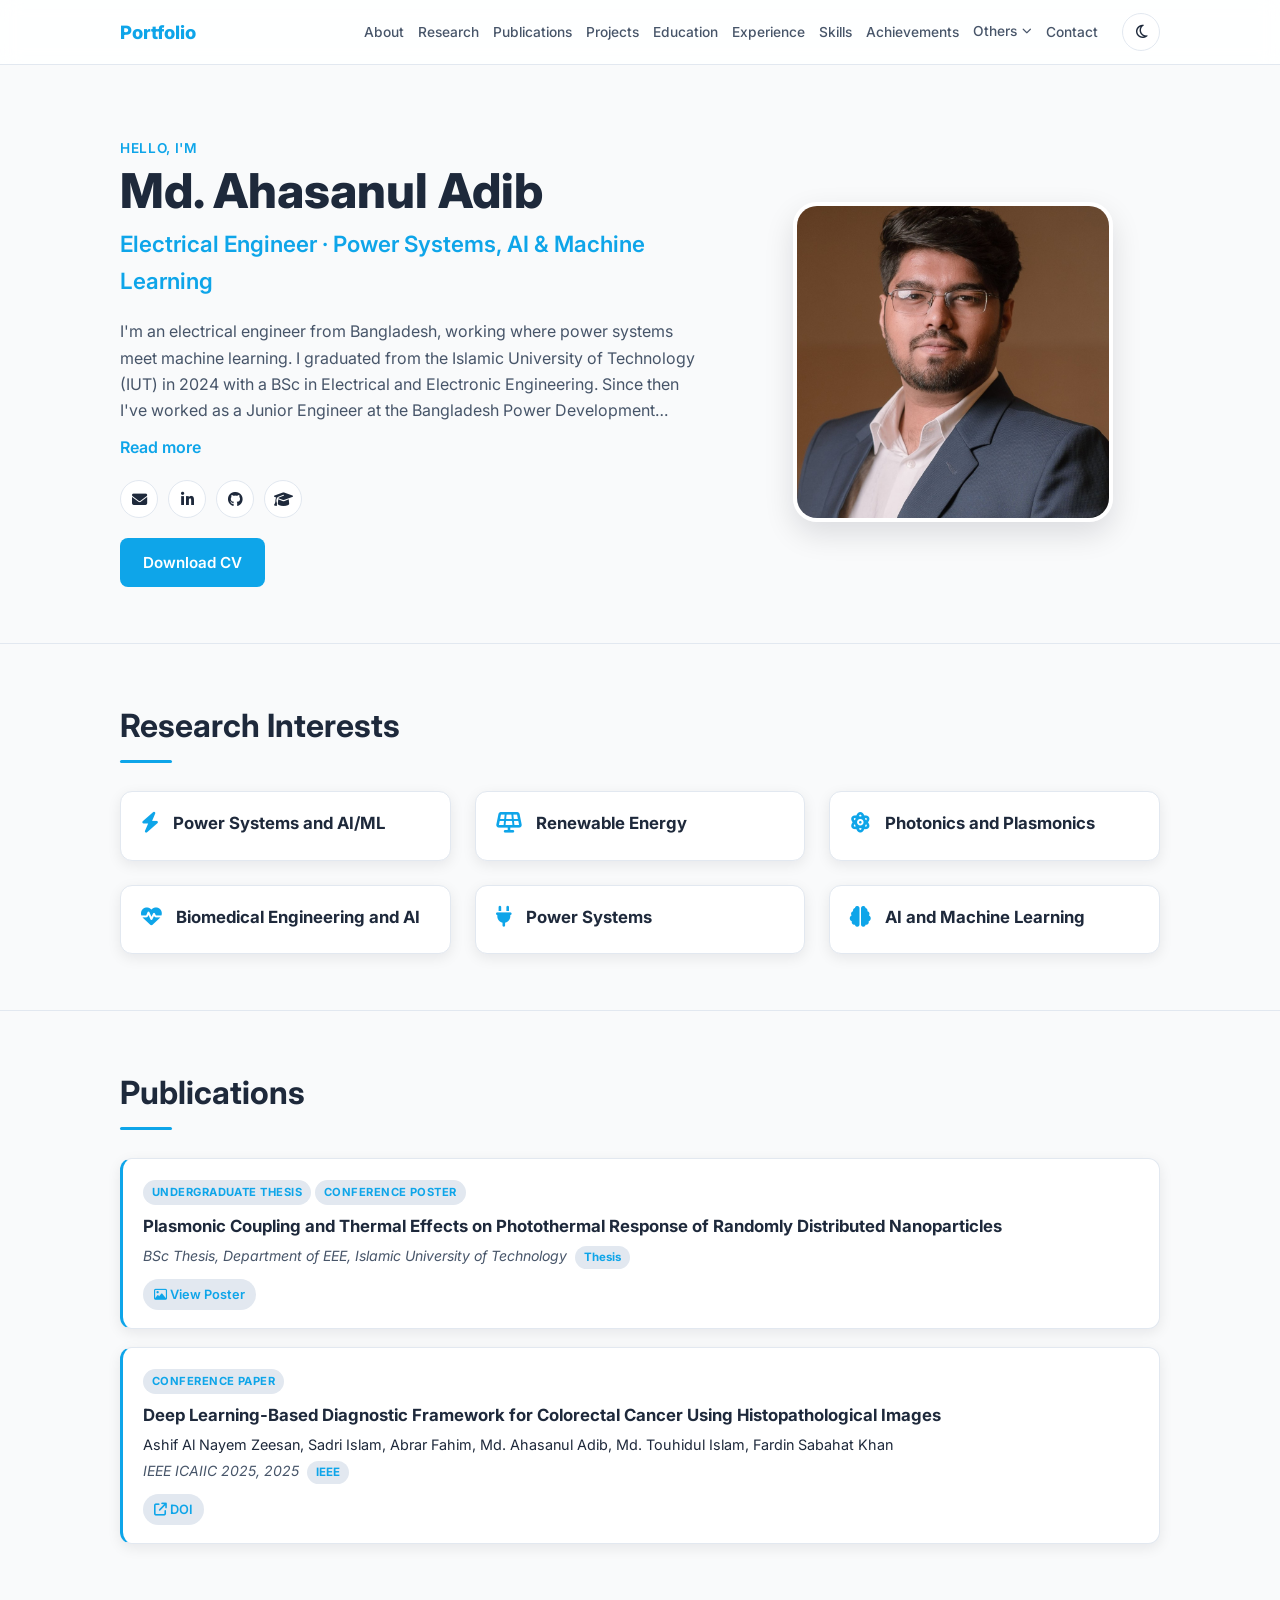
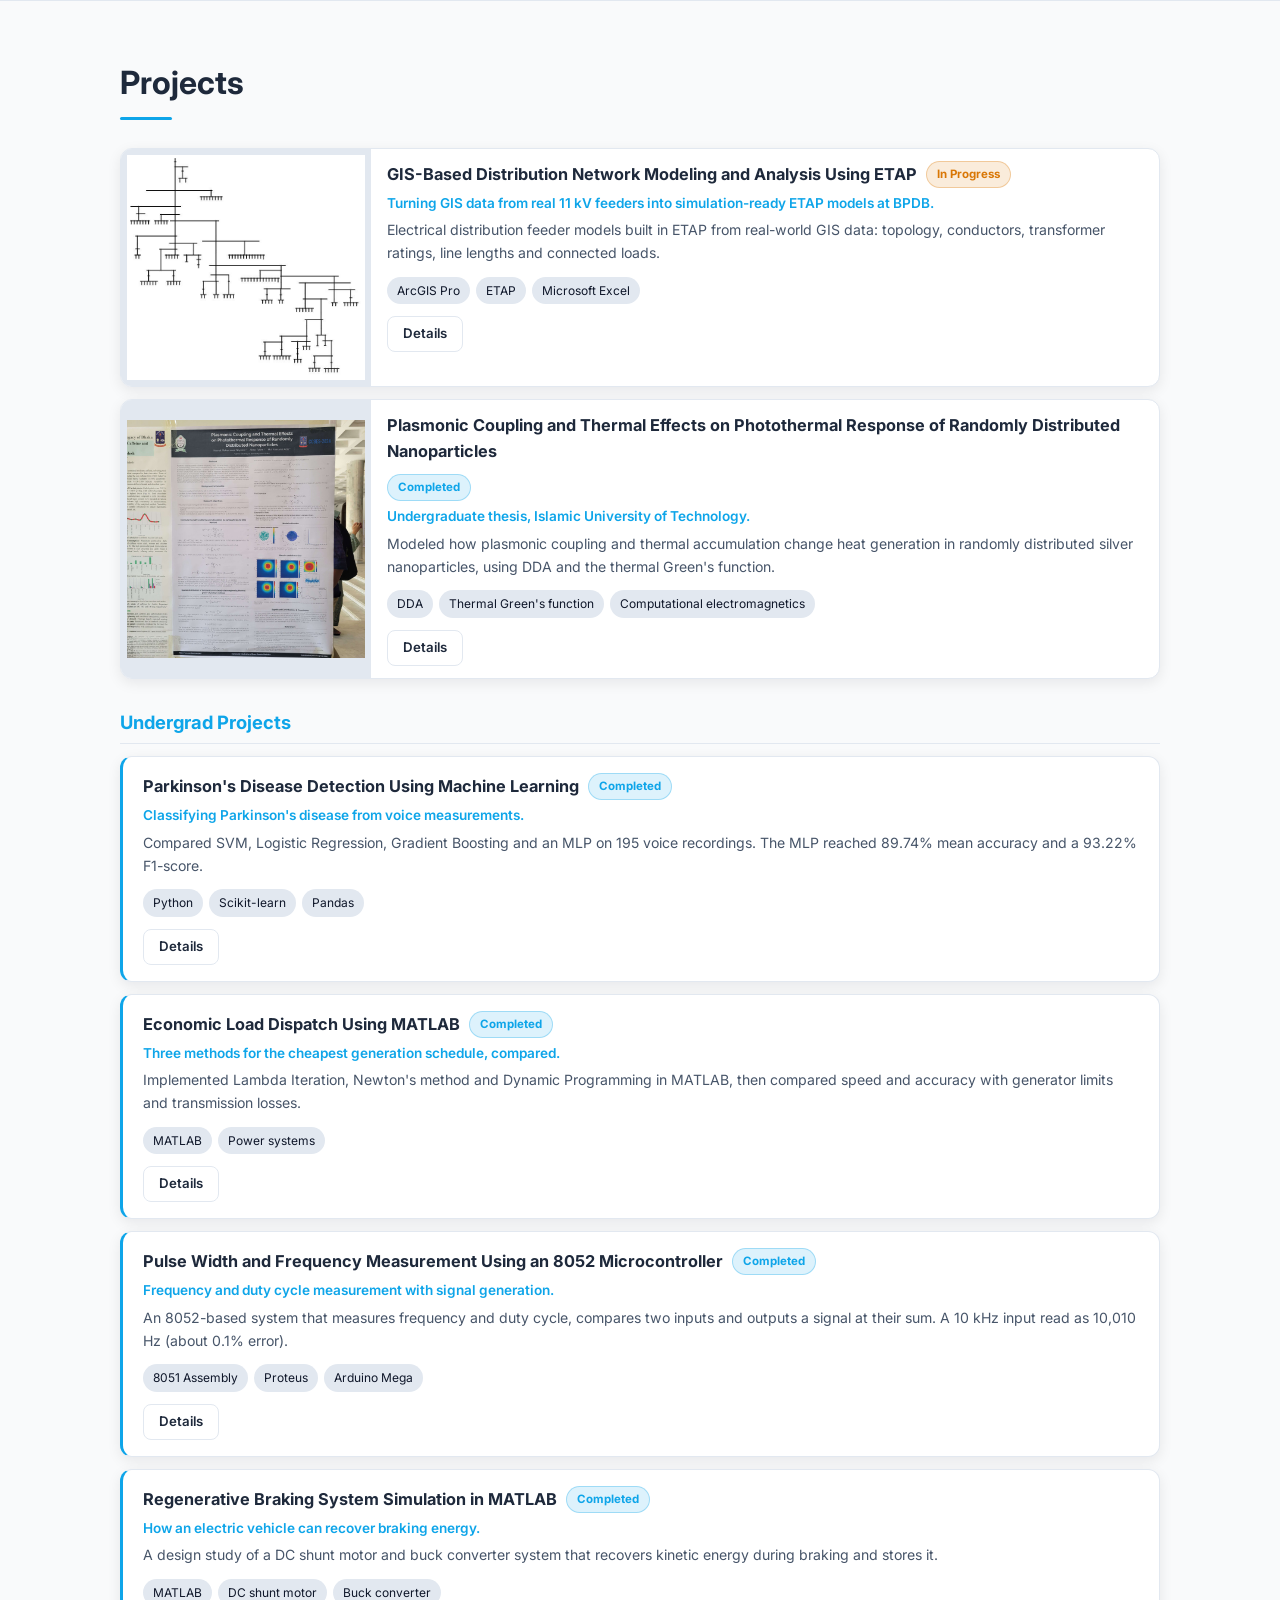
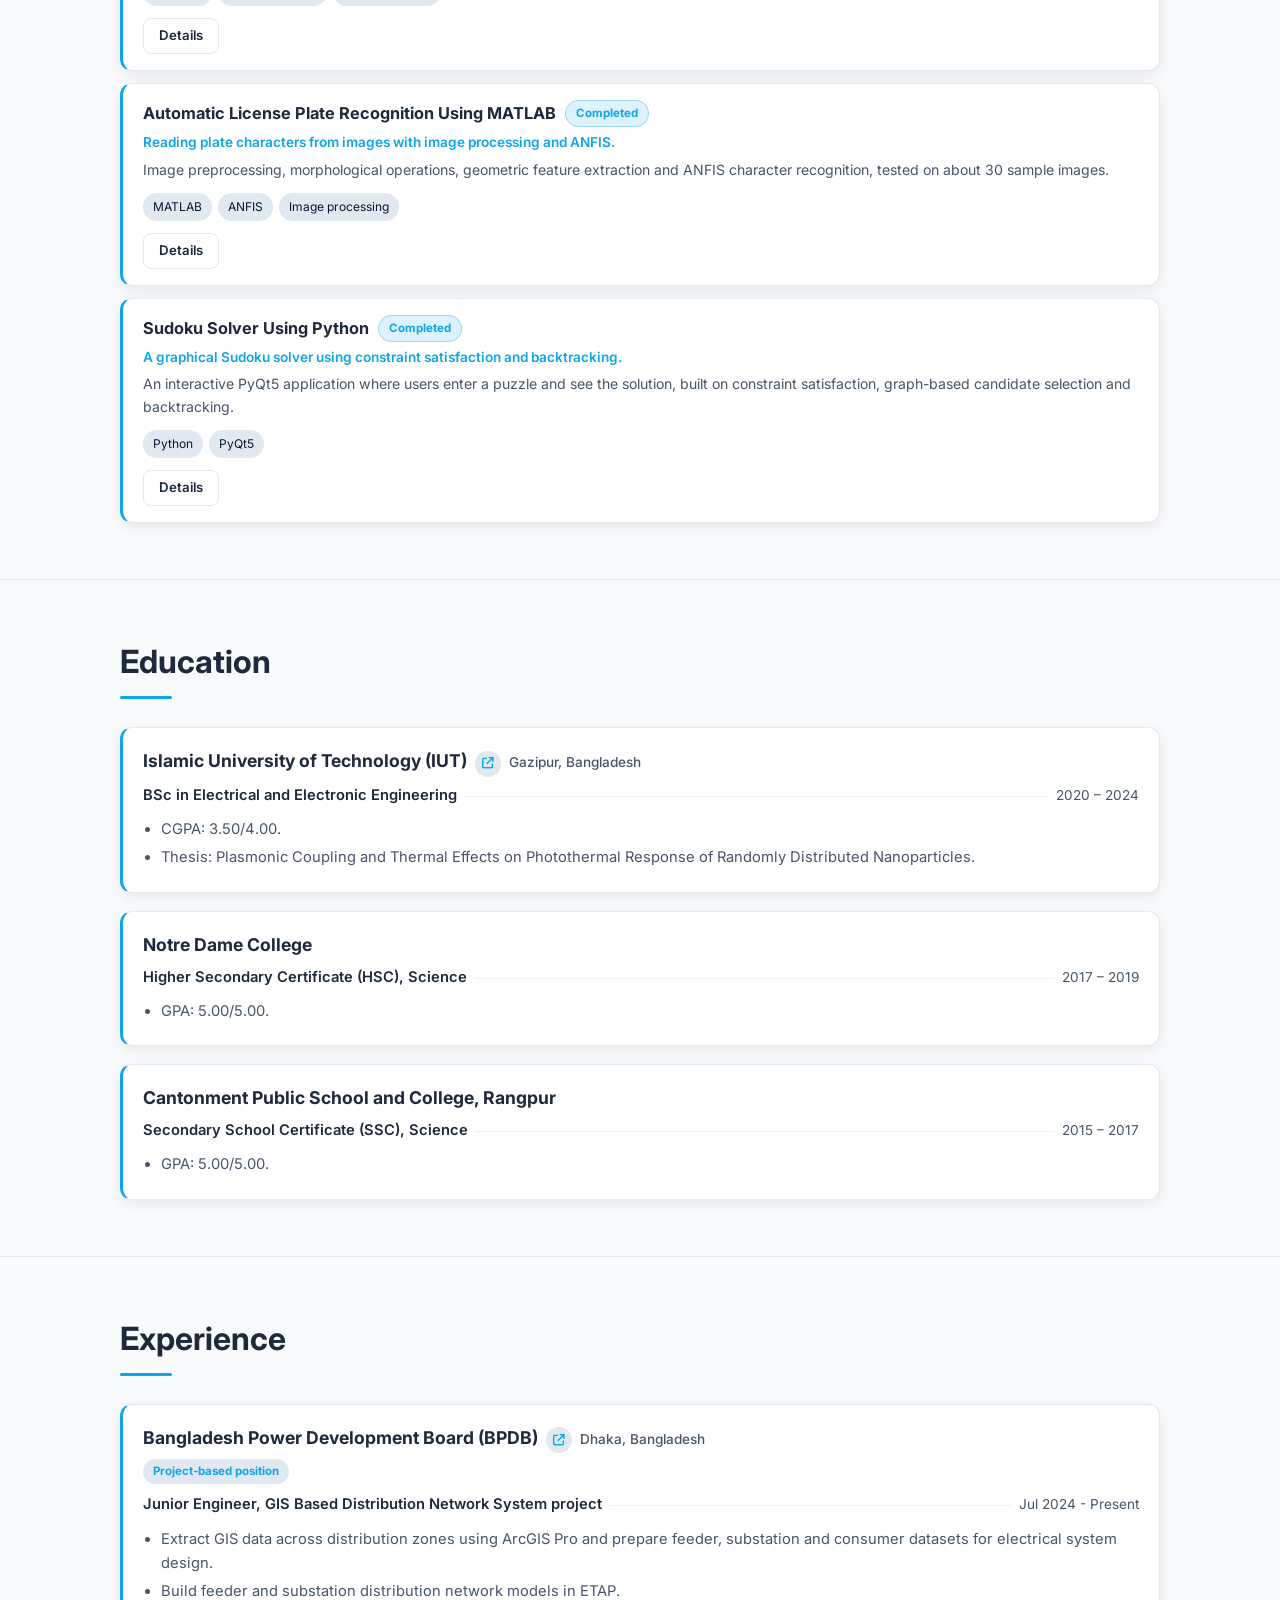
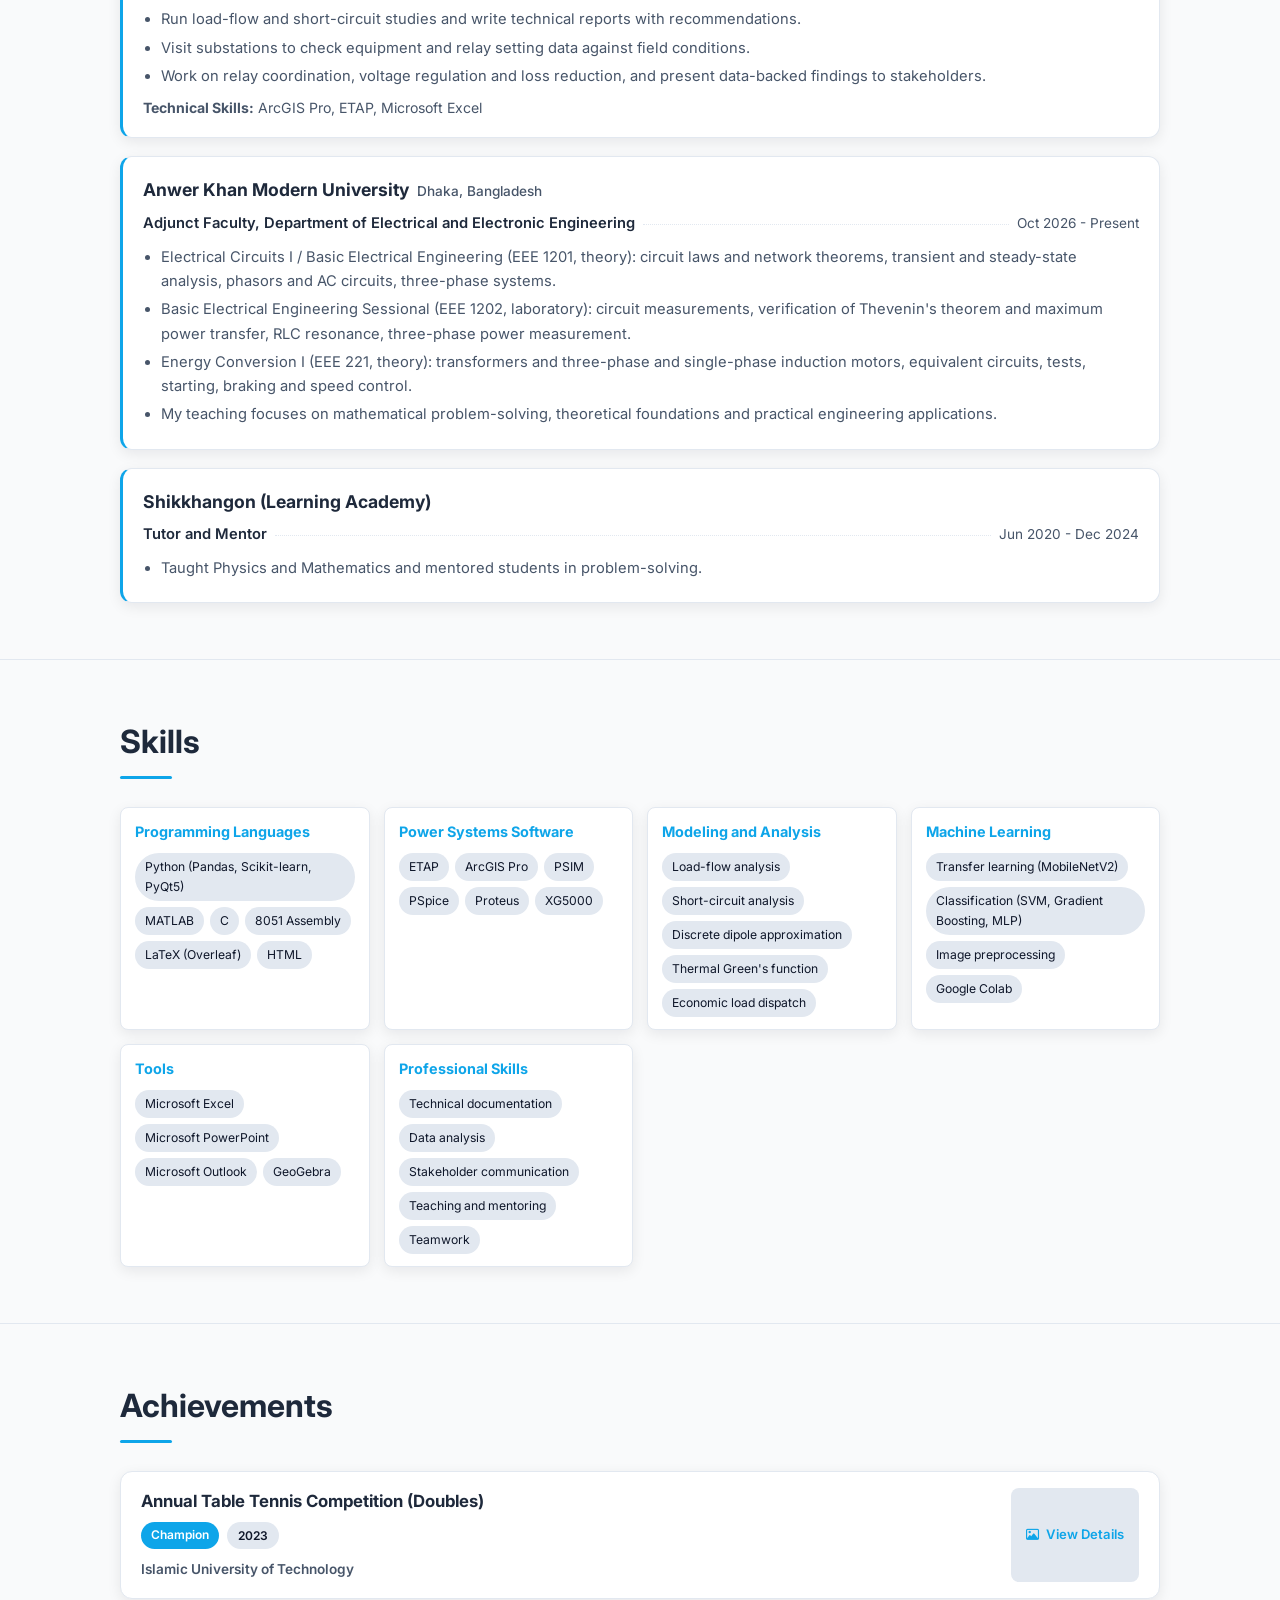
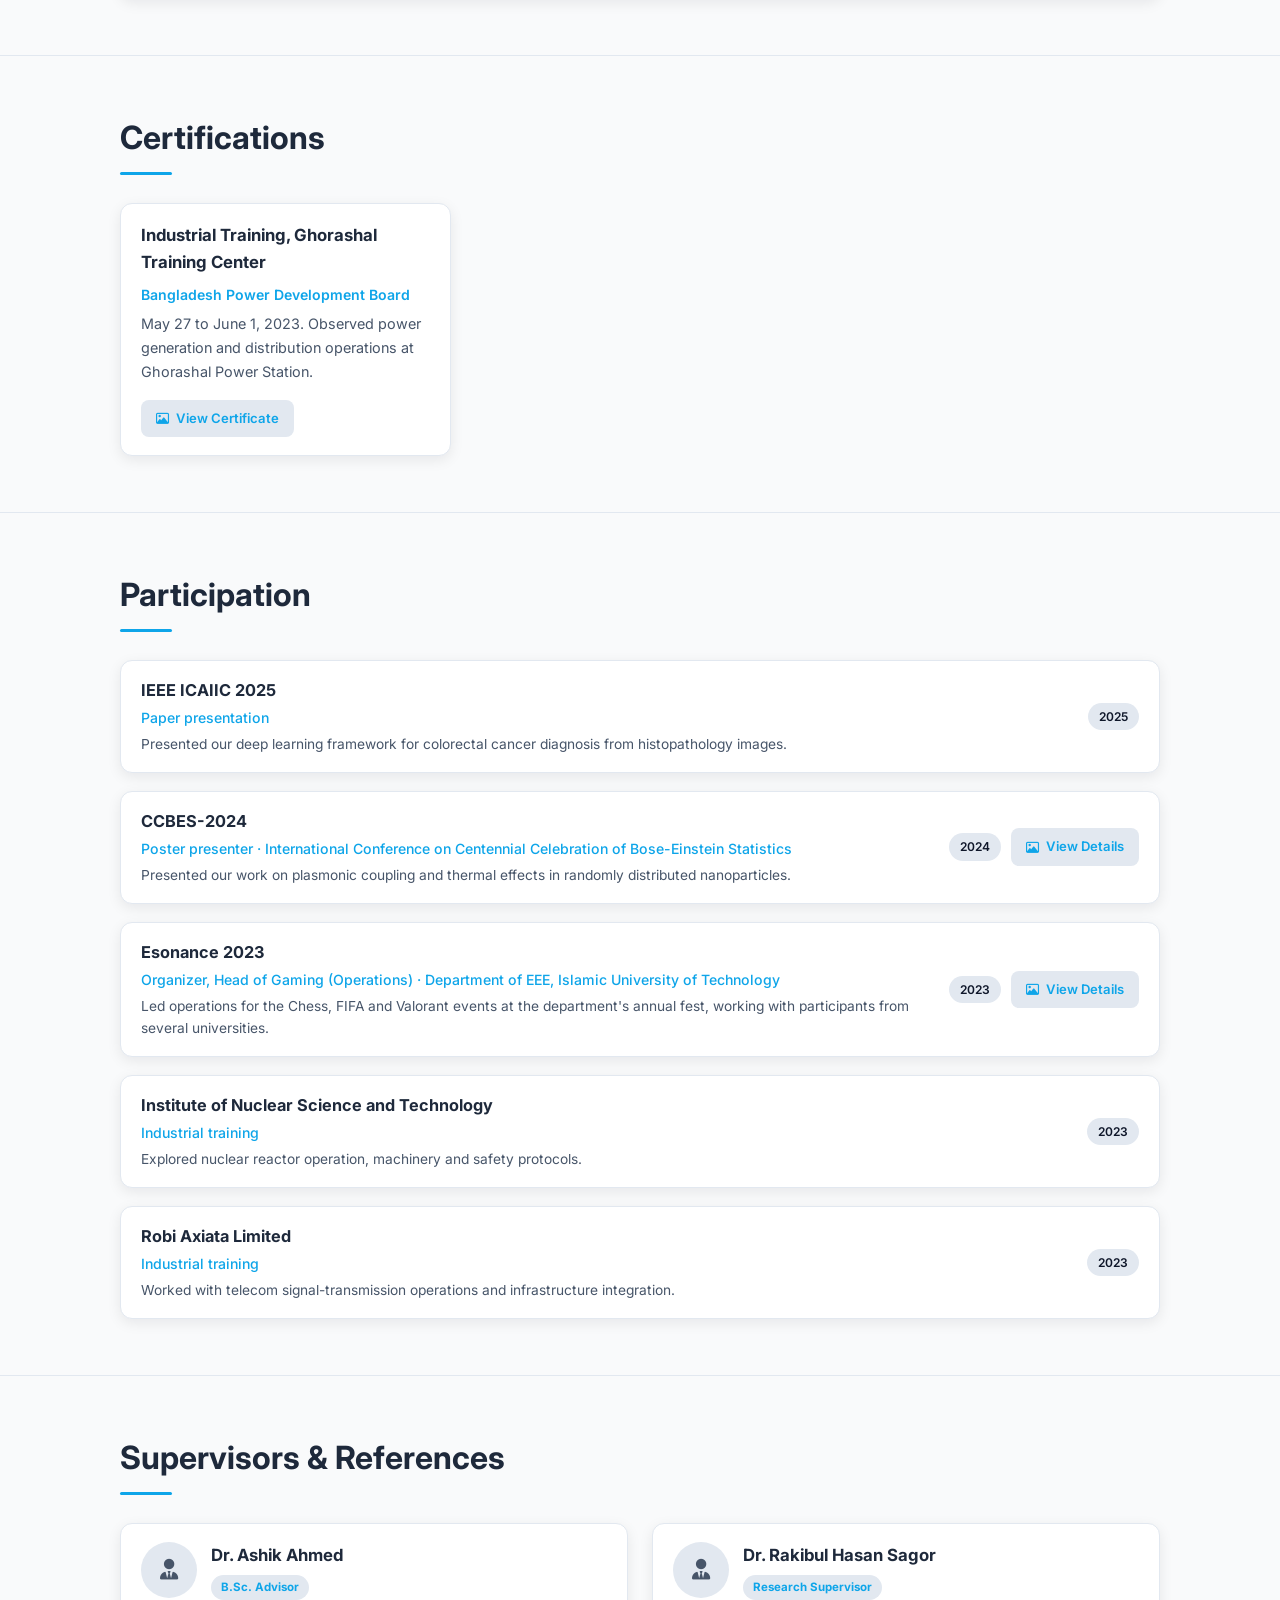
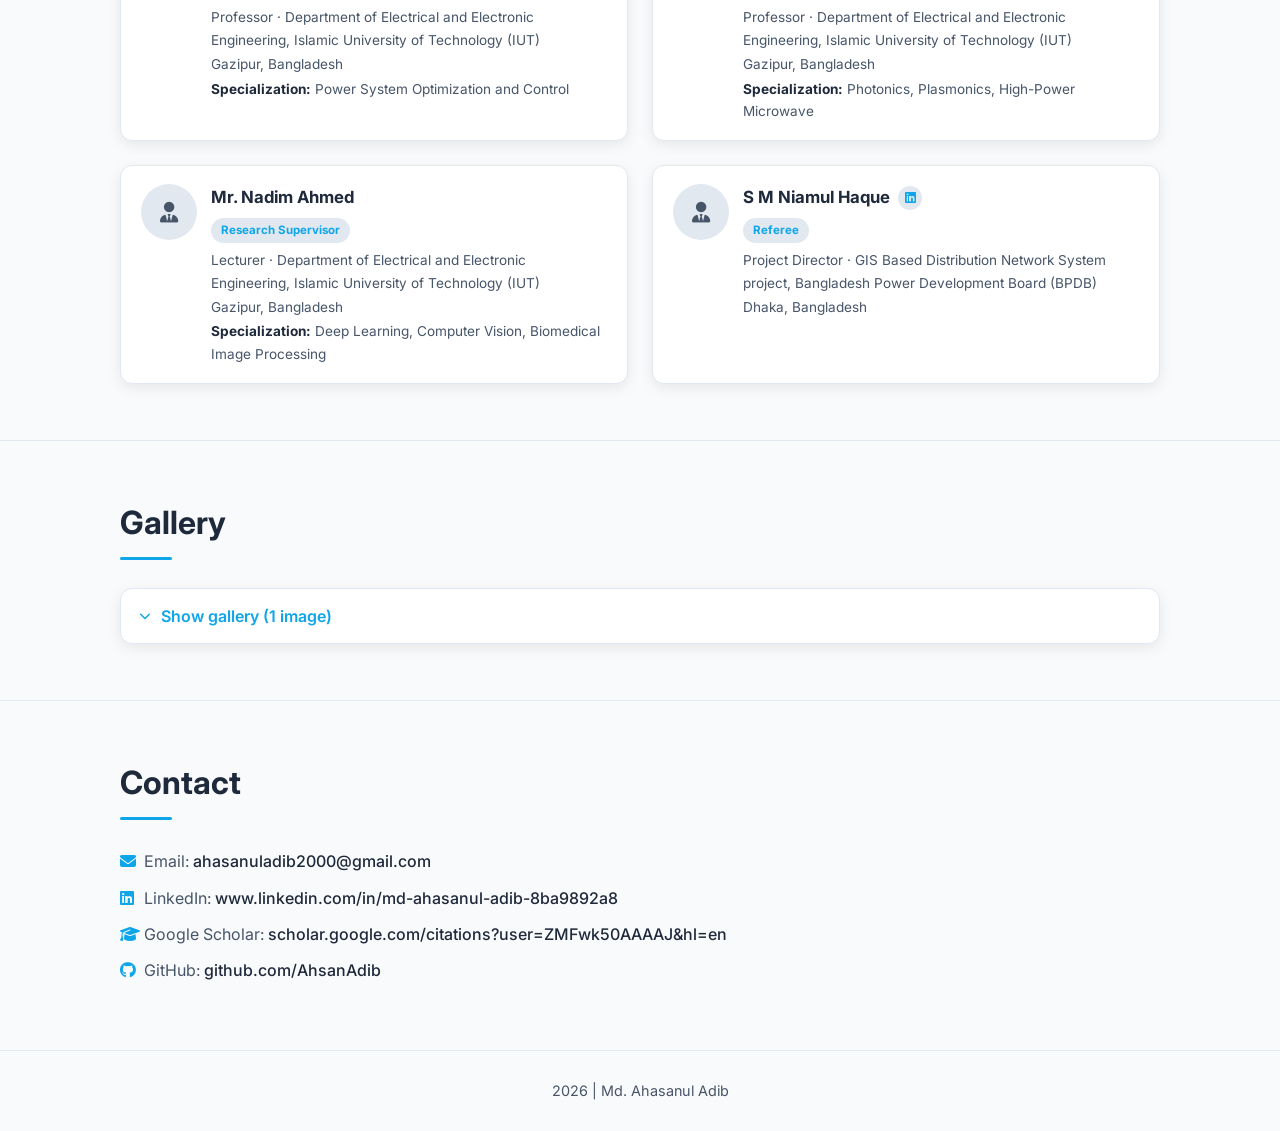
<file: index.html>
<!DOCTYPE html>
<html lang="en" data-theme="light">

<head>
    <meta charset="UTF-8" />
    <meta name="viewport" content="width=device-width, initial-scale=1.0" />
    <title>Md. Ahasanul Adib | Portfolio</title>
    <meta name="description" content="Md. Ahasanul Adib, electrical engineer. Research portfolio: interests, publications, projects, experience and more." />
    <link rel="preconnect" href="https://fonts.googleapis.com" />
    <link rel="preconnect" href="https://fonts.gstatic.com" crossorigin />
    <link
        href="https://fonts.googleapis.com/css2?family=Inter:wght@400;500;600;700;800&display=swap"
        rel="stylesheet" />
    <link rel="stylesheet" href="assets/css/style.css" />
    <link rel="stylesheet"
        href="https://cdnjs.cloudflare.com/ajax/libs/font-awesome/6.5.0/css/all.min.css" />
</head>

<body>
    <!-- Navbar -->
    <header class="navbar">
        <div class="container nav-container">
            <a href="#about" class="brand"><span data-bind="brand">Portfolio</span></a>

            <nav class="nav-links" id="nav-menu">
                <a href="#about">About</a>
                <a href="#research">Research</a>
                <a href="#publications">Publications</a>
                <a href="#projects">Projects</a>
                <a href="#education">Education</a>
                <a href="#experience">Experience</a>
                <a href="#skills">Skills</a>
                <a href="#achievements">Achievements</a>
                <div class="nav-dropdown" id="nav-others">
                    <button type="button" class="nav-dropdown-toggle" aria-expanded="false" aria-haspopup="true">Others <i class="fa-solid fa-chevron-down"></i></button>
                    <div class="nav-dropdown-menu">
                        <a href="#certifications">Certifications</a>
                        <a href="#participation">Participation</a>
                        <a href="#supervisors">Supervisors</a>
                        <a href="#gallery">Gallery</a>
                    </div>
                </div>
                <a href="#contact">Contact</a>
            </nav>

            <div class="nav-actions">
                <button id="theme-toggle" class="icon-btn" aria-label="Toggle theme"></button>
                <button id="nav-toggle" class="icon-btn nav-toggle" aria-label="Menu"><i class="fa fa-bars"></i></button>
            </div>
        </div>
    </header>

    <!-- Hero / About -->
    <section id="about" class="hero">
        <div class="container hero-inner">
            <div class="hero-text">
                <p class="hero-eyebrow">Hello, I'm</p>
                <h1 data-bind="name">Md. Ahasanul Adib</h1>
                <h3 data-bind="headline">Job Title / Role</h3>
                <p class="hero-summary" data-bind="summary">Short summary here...</p>
                <div class="about-actions">
                    <a id="about-readmore" class="a-link" href="#">Read more</a>
                    <a id="about-readless" class="a-link" href="#" style="display:none">Read less</a>
                </div>
                <div class="hero-social" id="hero-social"></div>
                <div class="hero-buttons">
                    <a id="cv-link" href="#" download class="btn btn-primary">Download CV</a>
                </div>
            </div>
            <div class="hero-img">
                <img id="avatar" src="assets/img/profile-placeholder.svg" alt="Profile photo" />
            </div>
        </div>
    </section>

    <!-- Research Interests -->
    <section id="research" class="section" data-reveal>
        <div class="container">
            <h2 class="section-title">Research Interests</h2>
            <div id="research-list" class="research-grid"></div>
        </div>
    </section>

    <!-- Publications -->
    <section id="publications" class="section" data-reveal>
        <div class="container">
            <h2 class="section-title">Publications</h2>
            <div id="publications-list" class="stack"></div>
        </div>
    </section>

    <!-- Projects -->
    <section id="projects" class="section" data-reveal>
        <div class="container">
            <h2 class="section-title">Projects</h2>
            <div id="projects-grid" class="projects-list"></div>
        </div>
    </section>

    <!-- Education -->
    <section id="education" class="section" data-reveal>
        <div class="container">
            <h2 class="section-title">Education</h2>
            <div id="education-list" class="stack"></div>
        </div>
    </section>

    <!-- Experience -->
    <section id="experience" class="section" data-reveal>
        <div class="container">
            <h2 class="section-title">Experience</h2>
            <div id="experience-list" class="stack"></div>
        </div>
    </section>

    <!-- Skills -->
    <section id="skills" class="section" data-reveal>
        <div class="container">
            <h2 class="section-title">Skills</h2>
            <div id="skills-grid" class="skills-grid"></div>
        </div>
    </section>

    <!-- Achievements -->
    <section id="achievements" class="section" data-reveal>
        <div class="container">
            <h2 class="section-title">Achievements</h2>
            <div id="achievements-list" class="stack"></div>
        </div>
    </section>

    <!-- Certifications -->
    <section id="certifications" class="section" data-reveal>
        <div class="container">
            <h2 class="section-title">Certifications</h2>
            <div id="certifications-list" class="grid cards"></div>
        </div>
    </section>

    <!-- Participation -->
    <section id="participation" class="section" data-reveal>
        <div class="container">
            <h2 class="section-title">Participation</h2>
            <div id="participation-list" class="stack"></div>
        </div>
    </section>

    <!-- Supervisors -->
    <section id="supervisors" class="section" data-reveal>
        <div class="container">
            <h2 class="section-title">Supervisors &amp; References</h2>
            <div id="supervisors-list" class="supervisors-grid"></div>
        </div>
    </section>

    <!-- Gallery -->
    <section id="gallery" class="section" data-reveal>
        <div class="container">
            <h2 class="section-title">Gallery</h2>
            <div id="gallery-list"></div>
        </div>
    </section>

    <!-- Contact -->
    <section id="contact" class="section" data-reveal>
        <div class="container">
            <h2 class="section-title">Contact</h2>
            <div id="contact-list" class="contact-list"></div>
        </div>
    </section>

    <button id="to-top" aria-label="Back to top"><i class="fa fa-arrow-up"></i></button>

    <footer>
        <p><span id="footer-year">2026</span> | <span data-bind="name">Md. Ahasanul Adib</span></p>
    </footer>

    <script src="assets/js/main.js"></script>
</body>

</html>
</file>
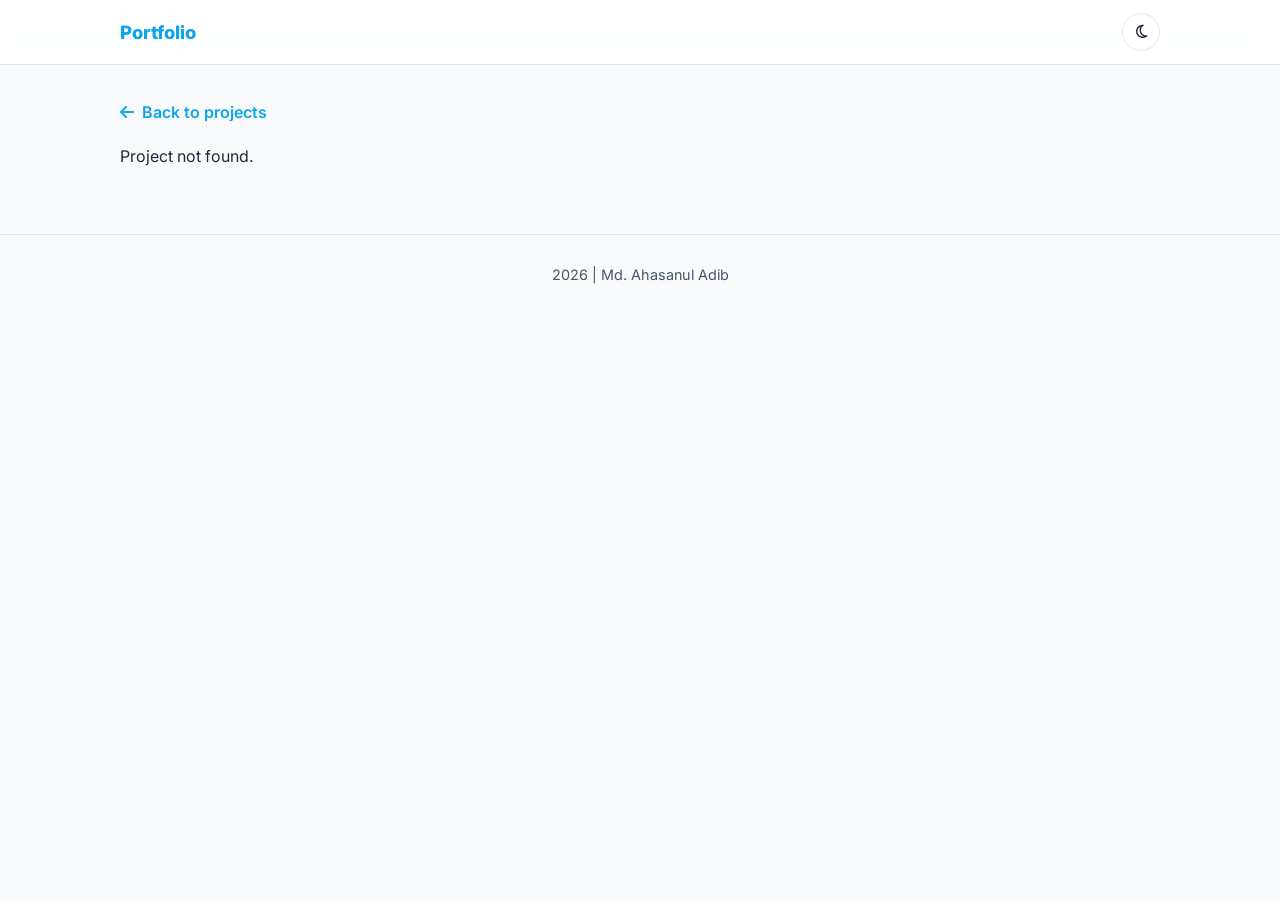
<file: assets/projects/project.html>
<!DOCTYPE html>
<html lang="en" data-theme="light">

<head>
    <meta charset="UTF-8" />
    <meta name="viewport" content="width=device-width, initial-scale=1.0" />
    <title>Project | Portfolio</title>
    <link
        href="https://fonts.googleapis.com/css2?family=Inter:wght@400;500;600;700;800&display=swap"
        rel="stylesheet" />
    <link rel="stylesheet" href="../css/style.css" />
    <link rel="stylesheet"
        href="https://cdnjs.cloudflare.com/ajax/libs/font-awesome/6.5.0/css/all.min.css" />
    <style>
        .project-detail { padding: 34px 0 64px; }
        .back-link { display: inline-flex; align-items: center; gap: 8px; margin-bottom: 18px; color: var(--primary); font-weight: 600; }
        .project-hero-img { width: 100%; max-height: 520px; object-fit: contain; background: var(--tag-bg); border-radius: var(--radius); border: 1px solid var(--border); margin-bottom: 24px; }
        .project-detail h1 { font-size: clamp(1.5rem, 4vw, 2.2rem); margin-bottom: 6px; }
        .project-detail .subtitle { color: var(--primary); font-weight: 600; margin-bottom: 12px; }
        .detail-meta { display: flex; flex-wrap: wrap; align-items: center; gap: 10px; margin-bottom: 16px; }
        .detail-note { color: var(--muted); font-size: 0.9rem; font-style: italic; }
        .detail-links { display: flex; flex-wrap: wrap; gap: 10px; margin: 6px 0 26px; }
        .detail-links .btn { padding: 8px 16px; font-size: 0.88rem; }
        .detail-section-title { font-size: 1.15rem; font-weight: 700; margin: 26px 0 12px; padding-bottom: 7px; border-bottom: 2px solid var(--primary); display: inline-block; }
        .detail-body { color: var(--muted); line-height: 1.75; }
        .detail-body p { margin-bottom: 12px; text-align: justify; }
        .detail-body h2 { font-size: 1.15rem; color: var(--text); margin: 22px 0 12px; padding-bottom: 6px; border-bottom: 1px solid var(--border); }
        .detail-body h3 { font-size: 1.02rem; color: var(--primary); margin: 20px 0 10px; }
        .detail-body ul { margin: 0 0 12px 20px; }
        .detail-body li { margin-bottom: 7px; }
        .detail-body code { background: var(--tag-bg); padding: 1px 6px; border-radius: 5px; font-size: 0.9em; }
        .contribution-list { margin: 0 0 8px 20px; color: var(--muted); line-height: 1.7; }
        .contribution-list li { margin-bottom: 9px; }
        .contribution-list strong { color: var(--text); }
        .spec-table { width: 100%; border-collapse: collapse; margin: 6px 0 18px; }
        .spec-table th { text-align: left; padding: 9px 12px; font-size: 0.82rem; text-transform: uppercase; letter-spacing: 0.03em; color: var(--primary); border-bottom: 2px solid var(--border); }
        .spec-table td { padding: 8px 12px; border-bottom: 1px solid var(--border); font-size: 0.9rem; vertical-align: top; }
        .spec-table td:first-child { font-weight: 600; width: 42%; color: var(--text); }
        .spec-details { border: 1px solid var(--border); border-radius: var(--radius-sm); background: var(--card); margin-bottom: 10px; overflow: hidden; }
        .spec-details > summary { cursor: pointer; padding: 12px 16px; font-weight: 600; color: var(--primary); list-style: none; display: flex; align-items: center; gap: 9px; user-select: none; }
        .spec-details > summary::-webkit-details-marker { display: none; }
        .spec-details > summary::before { content: "\f078"; font-family: "Font Awesome 6 Free"; font-weight: 900; font-size: 0.7rem; transition: transform 0.2s; }
        .spec-details[open] > summary::before { transform: rotate(180deg); }
        .spec-details > .detail-body { padding: 0 16px 8px; }
        .spec-details .spec-table { margin-top: 0; }
        .gallery { display: grid; grid-template-columns: repeat(auto-fill, minmax(220px, 1fr)); gap: 16px; margin-top: 16px; }
        .gallery-item { margin: 0; }
        .gallery-item a { display: block; overflow: hidden; border-radius: var(--radius-sm); border: 1px solid var(--border); }
        .gallery-item img { width: 100%; aspect-ratio: 4 / 3; object-fit: cover; display: block; transition: transform 0.25s; }
        .gallery-item a:hover img { transform: scale(1.05); }
        .gallery-item figcaption { margin-top: 7px; font-size: 0.82rem; color: var(--muted); text-align: center; line-height: 1.35; }
    </style>
</head>

<body>
    <header class="navbar">
        <div class="container nav-container">
            <a href="../../index.html" class="brand"><span>Portfolio</span></a>
            <div class="nav-actions">
                <button id="theme-toggle" class="icon-btn" aria-label="Toggle theme"></button>
            </div>
        </div>
    </header>

    <main class="project-detail">
        <div class="container" id="project-root">
            <a href="../../index.html#projects" class="back-link"><i class="fa fa-arrow-left"></i> Back to projects</a>
            <div id="project-content"><p>Loading…</p></div>
        </div>
    </main>

    <footer>
        <p><span id="footer-year">2026</span> | Md. Ahasanul Adib</p>
    </footer>

    <script>
        (function () {
            const root = document.documentElement;
            const saved = localStorage.getItem("theme");
            const prefersDark = window.matchMedia && window.matchMedia("(prefers-color-scheme: dark)").matches;
            root.setAttribute("data-theme", saved || "light");
            const themeToggle = document.getElementById("theme-toggle");
            const icon = () => themeToggle.innerHTML = root.getAttribute("data-theme") === "light"
                ? '<i class="fa-regular fa-moon"></i>' : '<i class="fa-regular fa-sun"></i>';
            icon();
            themeToggle.addEventListener("click", () => {
                const t = root.getAttribute("data-theme") === "light" ? "dark" : "light";
                root.setAttribute("data-theme", t); localStorage.setItem("theme", t); icon();
            });
            document.getElementById("footer-year").textContent = new Date().getFullYear();

            const esc = (s) => String(s == null ? "" : s).replace(/[&<>"]/g, c => ({ "&": "&amp;", "<": "&lt;", ">": "&gt;", '"': "&quot;" }[c]));
            // Inline markdown on ALREADY-escaped text: bold, code, links.
            const mdInline = (t) => t
                .replace(/\[([^\]]+)\]\((https?:\/\/[^\s)]+)\)/g, '<a href="$2" target="_blank" rel="noopener">$1</a>')
                .replace(/(^|[\s(])(https?:\/\/[^\s<)]+)/g, '$1<a href="$2" target="_blank" rel="noopener">$2</a>')
                .replace(/\*\*([^*]+)\*\*/g, '<strong>$1</strong>')
                .replace(/`([^`]+)`/g, '<code>$1</code>');
            const inline = (s) => mdInline(esc(s));

            // Minimal block markdown → HTML: headings, tables, lists, paragraphs, hr.
            function renderMarkdown(md) {
                const lines = String(md || "").replace(/\r/g, "").split("\n");
                const splitRow = (l) => l.trim().replace(/^\|/, "").replace(/\|$/, "").split("|").map(s => s.trim());
                let html = "", i = 0;
                while (i < lines.length) {
                    const line = lines[i];
                    if (/^\s*$/.test(line)) { i++; continue; }
                    const h = line.match(/^(#{1,4})\s+(.*)$/);
                    if (h) { const lvl = Math.min(h[1].length + 1, 4); html += `<h${lvl}>${inline(h[2].trim())}</h${lvl}>`; i++; continue; }
                    if (/^\s*-{3,}\s*$/.test(line)) { i++; continue; }
                    if (/^\s*\|.*\|\s*$/.test(line) && i + 1 < lines.length && /^\s*\|[\s:|-]+\|\s*$/.test(lines[i + 1])) {
                        const header = splitRow(line); i += 2; const body = [];
                        while (i < lines.length && /^\s*\|.*\|\s*$/.test(lines[i])) { body.push(splitRow(lines[i])); i++; }
                        html += `<table class="spec-table"><thead><tr>${header.map(c => `<th>${inline(c)}</th>`).join("")}</tr></thead><tbody>${body.map(r => `<tr>${r.map(c => `<td>${inline(c)}</td>`).join("")}</tr>`).join("")}</tbody></table>`;
                        continue;
                    }
                    if (/^\s*[-*]\s+/.test(line)) {
                        const items = [];
                        while (i < lines.length && /^\s*[-*]\s+/.test(lines[i])) { items.push(lines[i].replace(/^\s*[-*]\s+/, "")); i++; }
                        html += `<ul>${items.map(it => `<li>${inline(it)}</li>`).join("")}</ul>`;
                        continue;
                    }
                    const para = [];
                    while (i < lines.length && !/^\s*$/.test(lines[i]) && !/^\s*[-*]\s+/.test(lines[i]) && !/^#{1,4}\s/.test(lines[i]) && !/^\s*\|.*\|\s*$/.test(lines[i]) && !/^\s*-{3,}\s*$/.test(lines[i])) { para.push(lines[i]); i++; }
                    html += `<p>${inline(para.join(" "))}</p>`;
                }
                return html;
            }

            // Split a specs markdown file into collapsible <details> per "## Heading" section.
            function renderSpecsDropdowns(mdText) {
                const lines = String(mdText || "").replace(/\r/g, "").split("\n");
                const sections = [];
                let cur = null;
                for (const ln of lines) {
                    const h2 = ln.match(/^##\s+(.*)$/);
                    if (h2) { cur = { title: h2[1].trim(), body: [] }; sections.push(cur); continue; }
                    if (/^#\s+/.test(ln)) continue; // skip a top-level title line
                    if (cur) cur.body.push(ln);
                }
                if (!sections.length) {
                    return `<details class="spec-details"><summary>Specifications</summary><div class="detail-body">${renderMarkdown(mdText)}</div></details>`;
                }
                return sections.map(s =>
                    `<details class="spec-details"><summary>${esc(s.title)}</summary><div class="detail-body">${renderMarkdown(s.body.join("\n"))}</div></details>`
                ).join("");
            }

            // Turn an image file path into a readable caption.
            const ACRONYMS = ["PCB", "UAV", "AGV", "ROV", "EOD", "IR", "GPS", "LED", "VTOL", "RGB", "UART", "SPI", "I2C", "CAN", "MCU", "AI", "OCR", "IMU", "RTSP", "3D", "2D"];
            function prettyName(path) {
                let n = String(path).split("/").pop().replace(/\.[^.]+$/, "");
                n = n.replace(/[_-]+/g, " ").replace(/\s+/g, " ").trim();
                n = n.charAt(0).toUpperCase() + n.slice(1);
                n = n.replace(/[A-Za-z0-9]+/g, (w) => ACRONYMS.includes(w.toUpperCase()) ? w.toUpperCase() : w);
                return n;
            }

            const fetchMd = (path) => fetch("../../" + encodeURI(path)).then(r => r.ok ? r.text() : "").catch(() => "");

            const idx = parseInt(new URLSearchParams(location.search).get("i"), 10);
            const container = document.getElementById("project-content");

            fetch("../../data/Profile/profile.json")
                .then(r => r.json())
                .then(profile => {
                    const p = (profile.projects || [])[idx];
                    if (!p) { container.innerHTML = "<p>Project not found.</p>"; return; }
                    document.title = (p.title || "Project") + " | Portfolio";

                    const jobs = [];
                    if (p.descriptionFile) jobs.push(fetchMd(p.descriptionFile).then(md => ["desc", md]));
                    if (p.specsFile) jobs.push(fetchMd(p.specsFile).then(md => ["specs", md]));

                    Promise.all(jobs).then(results => {
                        const md = {}; results.forEach(([k, v]) => md[k] = v);

                        const statusClass = p.status ? p.status.toLowerCase().replace(/[^a-z0-9]+/g, "-") : "";
                        // Absolute URLs pass through; site-root-relative paths are resolved from this subpage.
                        const resolveHref = (h) => /^(https?:|mailto:)/.test(h) ? h : "../../" + encodeURI(h);
                        const linksHtml = (p.links || []).length
                            ? `<div class="detail-links">${p.links.map(l =>
                                `<a class="btn btn-ghost" href="${esc(resolveHref(l.href))}" target="_blank" rel="noopener">${l.icon ? `<i class="${esc(l.icon)}"></i> ` : ""}${esc(l.label)}</a>`).join("")}</div>`
                            : "";

                        const overview = md.desc ? renderMarkdown(md.desc) : (p.description ? `<p>${esc(p.description)}</p>` : "");
                        const overviewHtml = overview
                            ? `<h2 class="detail-section-title">Overview</h2><div class="detail-body">${overview}</div>` : "";

                        const contributionHtml = (p.contribution || []).length
                            ? `<h2 class="detail-section-title">My Contribution</h2><ul class="contribution-list">${p.contribution.map(c => `<li>${inline(c)}</li>`).join("")}</ul>` : "";

                        const specsHtml = md.specs
                            ? `<h2 class="detail-section-title">Specifications</h2>${renderSpecsDropdowns(md.specs)}` : "";

                        const galleryHtml = (p.gallery || []).length
                            ? `<h2 class="detail-section-title">Gallery</h2><div class="gallery">${p.gallery.map(g => {
                                const src = esc(resolveHref(g)); const cap = esc(prettyName(g));
                                return `<figure class="gallery-item"><a href="${src}" target="_blank" rel="noopener"><img src="${src}" alt="${cap}" loading="lazy"></a><figcaption>${cap}</figcaption></figure>`;
                              }).join("")}</div>` : "";

                        container.innerHTML = `
                            ${p.image ? `<img class="project-hero-img" src="${esc(resolveHref(p.image))}" alt="${esc(p.title)}">` : ""}
                            <h1>${esc(p.title)}</h1>
                            ${p.subtitle ? `<p class="subtitle">${esc(p.subtitle)}</p>` : ""}
                            <div class="detail-meta">
                                ${p.status ? `<span class="status-badge ${statusClass}">${esc(p.status)}</span>` : ""}
                                ${p.note ? `<span class="detail-note">${esc(p.note)}</span>` : ""}
                            </div>
                            ${linksHtml}
                            ${overviewHtml}
                            ${contributionHtml}
                            ${specsHtml}
                            ${galleryHtml}`;
                    });
                })
                .catch(() => container.innerHTML = "<p>Failed to load project.</p>");
        })();
    </script>
</body>

</html>
</file>
<file: assets/css/style.css>
/* ==========================================================================
   Design tokens & theming
   ========================================================================== */
:root {
    --primary: #0ea5e9;
    --primary-hover: #0284c7;
    --bg: #f9fafb;
    --bg-alt: #ffffff;
    --text: #1e293b;
    --muted: #475569;
    --card: #ffffff;
    --border: #e2e8f0;
    --tag-bg: #e2e8f0;
    --tag-text: #0f172a;
    --tag-border: transparent;
    --radius: 12px;
    --radius-sm: 8px;
    --shadow: 0 4px 14px rgba(2, 8, 23, 0.08);
    --shadow-lg: 0 12px 30px rgba(2, 8, 23, 0.12);
    --maxw: 1080px;
    --gap: 24px;
}

html[data-theme="dark"] {
    --primary: #38bdf8;
    --primary-hover: #0ea5e9;
    --bg: #0b1220;
    --bg-alt: #0f1a2e;
    --text: #e2e8f0;
    --muted: #94a3b8;
    --card: #111827;
    --border: #1f2937;
    --tag-bg: rgba(255, 255, 255, 0.08);
    --tag-text: #e2e8f0;
    --tag-border: rgba(255, 255, 255, 0.15);
    --shadow: 0 4px 14px rgba(0, 0, 0, 0.35);
    --shadow-lg: 0 12px 30px rgba(0, 0, 0, 0.5);
}

/* ==========================================================================
   Base
   ========================================================================== */
* {
    box-sizing: border-box;
    margin: 0;
    padding: 0;
}

html {
    scroll-behavior: smooth;
    scroll-padding-top: 80px;
}

body {
    font-family: "Inter", system-ui, -apple-system, sans-serif;
    background: var(--bg);
    color: var(--text);
    line-height: 1.65;
    transition: background 0.25s ease, color 0.25s ease;
}

a {
    color: inherit;
    text-decoration: none;
}

img {
    max-width: 100%;
    display: block;
}

.container {
    width: 100%;
    max-width: var(--maxw);
    margin: 0 auto;
    padding: 0 20px;
}

.a-link {
    color: var(--primary);
    font-weight: 600;
    cursor: pointer;
}

.a-link:hover {
    color: var(--primary-hover);
    text-decoration: underline;
}

/* ==========================================================================
   Navbar
   ========================================================================== */
.navbar {
    position: sticky;
    top: 0;
    z-index: 100;
    background: color-mix(in srgb, var(--bg-alt) 85%, transparent);
    backdrop-filter: blur(10px);
    border-bottom: 1px solid var(--border);
}

.nav-container {
    display: flex;
    align-items: center;
    justify-content: space-between;
    gap: 16px;
    height: 64px;
}

.brand {
    font-weight: 800;
    font-size: 1.15rem;
    color: var(--primary);
}

.nav-links {
    display: flex;
    flex-wrap: wrap;
    gap: 14px;
    margin-left: auto;
    margin-right: 8px;
    justify-content: flex-end;
}

.nav-links a {
    font-weight: 500;
    font-size: 0.86rem;
    color: var(--muted);
    position: relative;
    padding: 4px 0;
    white-space: nowrap;
    transition: color 0.2s;
}

.nav-links a::after {
    content: "";
    position: absolute;
    left: 0;
    bottom: -2px;
    width: 0;
    height: 2px;
    background: var(--primary);
    transition: width 0.25s;
}

.nav-links a:hover {
    color: var(--text);
}

.nav-links a:hover::after {
    width: 100%;
}

/* "Others" dropdown */
.nav-dropdown {
    position: relative;
}

.nav-dropdown-toggle {
    font-family: inherit;
    font-weight: 500;
    font-size: 0.86rem;
    color: var(--muted);
    background: none;
    border: none;
    cursor: pointer;
    display: inline-flex;
    align-items: center;
    gap: 5px;
    padding: 4px 0;
    white-space: nowrap;
    transition: color 0.2s;
}

.nav-dropdown-toggle:hover {
    color: var(--text);
}

.nav-dropdown-toggle i {
    font-size: 0.7em;
    transition: transform 0.2s;
}

.nav-dropdown.open .nav-dropdown-toggle {
    color: var(--primary);
}

.nav-dropdown.open .nav-dropdown-toggle i {
    transform: rotate(180deg);
}

.nav-dropdown-menu {
    position: absolute;
    top: calc(100% + 10px);
    right: 0;
    min-width: 180px;
    background: var(--bg-alt);
    border: 1px solid var(--border);
    border-radius: var(--radius-sm);
    box-shadow: var(--shadow-lg);
    padding: 6px;
    display: none;
    flex-direction: column;
    z-index: 200;
}

.nav-dropdown.open .nav-dropdown-menu {
    display: flex;
}

.nav-dropdown-menu a {
    padding: 9px 12px;
    border-radius: 6px;
    font-size: 0.86rem;
    font-weight: 500;
    color: var(--muted);
    white-space: nowrap;
}

.nav-dropdown-menu a::after {
    display: none;
}

.nav-dropdown-menu a:hover {
    background: var(--tag-bg);
    color: var(--text);
}

.nav-actions {
    display: flex;
    align-items: center;
    gap: 4px;
}

.icon-btn {
    width: 38px;
    height: 38px;
    display: inline-flex;
    align-items: center;
    justify-content: center;
    border: 1px solid var(--border);
    background: var(--card);
    color: var(--text);
    border-radius: 50%;
    cursor: pointer;
    font-size: 0.95rem;
    transition: background 0.2s, color 0.2s, transform 0.15s;
}

.icon-btn:hover {
    color: var(--primary);
    transform: translateY(-2px);
}

.nav-toggle {
    display: none;
}

/* ==========================================================================
   Hero
   ========================================================================== */
.hero {
    padding: 72px 0 56px;
}

.hero-inner {
    display: grid;
    grid-template-columns: 1.4fr 1fr;
    gap: 48px;
    align-items: center;
}

.hero-eyebrow {
    color: var(--primary);
    font-weight: 600;
    letter-spacing: 0.05em;
    text-transform: uppercase;
    font-size: 0.85rem;
    margin-bottom: 6px;
}

.hero-text h1 {
    font-size: clamp(2rem, 5vw, 3rem);
    font-weight: 800;
    line-height: 1.1;
    margin-bottom: 8px;
}

.hero-text h3 {
    font-size: clamp(1.1rem, 2.5vw, 1.4rem);
    font-weight: 600;
    color: var(--primary);
    margin-bottom: 18px;
}

.hero-summary {
    color: var(--muted);
    max-width: 62ch;
    white-space: pre-line;
}

.hero-summary.clamp {
    display: -webkit-box;
    -webkit-line-clamp: 4;
    line-clamp: 4;
    -webkit-box-orient: vertical;
    overflow: hidden;
}

.about-actions {
    margin: 10px 0 20px;
}

.hero-buttons {
    display: flex;
    gap: 12px;
    flex-wrap: wrap;
}

.btn {
    display: inline-flex;
    align-items: center;
    gap: 8px;
    padding: 11px 22px;
    border-radius: var(--radius-sm);
    font-weight: 600;
    font-size: 0.95rem;
    cursor: pointer;
    border: 1px solid transparent;
    transition: transform 0.15s, box-shadow 0.2s, background 0.2s;
}

.btn-primary {
    background: var(--primary);
    color: #fff;
}

.btn-primary:hover {
    background: var(--primary-hover);
    transform: translateY(-2px);
    box-shadow: var(--shadow);
}

.btn-ghost {
    background: transparent;
    color: var(--text);
    border-color: var(--border);
}

.btn-ghost:hover {
    border-color: var(--primary);
    color: var(--primary);
}

.hero-img {
    justify-self: center;
}

.hero-img img {
    width: min(320px, 80vw);
    aspect-ratio: 1;
    object-fit: cover;
    border-radius: 24px;
    border: 4px solid var(--card);
    box-shadow: var(--shadow-lg);
}

/* ==========================================================================
   Sections
   ========================================================================== */
.section {
    padding: 56px 0;
    border-top: 1px solid var(--border);
}

.section-title {
    font-size: clamp(1.5rem, 3vw, 2rem);
    font-weight: 700;
    margin-bottom: 28px;
    position: relative;
    padding-bottom: 10px;
}

.section-title::after {
    content: "";
    position: absolute;
    left: 0;
    bottom: 0;
    width: 52px;
    height: 3px;
    background: var(--primary);
    border-radius: 3px;
}

.stack {
    display: flex;
    flex-direction: column;
    gap: 18px;
}

/* Scroll reveal */
[data-reveal] {
    opacity: 0;
    transform: translateY(24px);
    transition: opacity 0.6s ease, transform 0.6s ease;
}

[data-reveal].visible {
    opacity: 1;
    transform: none;
}

/* ==========================================================================
   Projects (image-left cards + grouped subheadings)
   ========================================================================== */
.projects-list {
    display: flex;
    flex-direction: column;
    gap: 12px;
}

.project-group-title {
    font-size: 1.15rem;
    font-weight: 700;
    color: var(--primary);
    margin-top: 16px;
    padding-bottom: 6px;
    border-bottom: 1px solid var(--border);
}

.project-card {
    display: flex;
    gap: 16px;
    background: var(--card);
    border: 1px solid var(--border);
    border-radius: var(--radius);
    box-shadow: var(--shadow);
    overflow: hidden;
    transition: transform 0.2s, box-shadow 0.2s;
}

.project-card:hover {
    transform: translateY(-3px);
    box-shadow: var(--shadow-lg);
}

.project-card.no-img {
    border-left: 3px solid var(--primary);
}

.project-card.no-img .project-body {
    padding: 16px 20px;
}

.project-img {
    flex: 0 0 250px;
    display: flex;
    align-items: center;
    justify-content: center;
    background: var(--tag-bg);
    padding: 6px;
}

.project-img img {
    width: 100%;
    height: 100%;
    min-height: 150px;
    object-fit: contain;
}

.project-body {
    flex: 1;
    min-width: 0;
    padding: 12px 16px 12px 0;
    display: flex;
    flex-direction: column;
    gap: 4px;
}

.project-head {
    display: flex;
    align-items: center;
    gap: 9px;
    flex-wrap: wrap;
}

.project-title {
    font-size: 1.02rem;
    font-weight: 700;
}

.status-badge {
    font-size: 0.72rem;
    font-weight: 700;
    padding: 3px 10px;
    border-radius: 999px;
    background: var(--tag-bg);
    color: var(--tag-text);
    border: 1px solid var(--tag-border);
    white-space: nowrap;
}

.status-badge.delivered {
    background: rgba(22, 163, 74, 0.14);
    color: #16a34a;
    border-color: rgba(22, 163, 74, 0.3);
}

.status-badge.completed {
    background: rgba(14, 165, 233, 0.14);
    color: var(--primary);
    border-color: rgba(14, 165, 233, 0.3);
}

.status-badge.in-progress {
    background: rgba(217, 119, 6, 0.14);
    color: #d97706;
    border-color: rgba(217, 119, 6, 0.3);
}

.project-subtitle {
    font-size: 0.85rem;
    color: var(--primary);
    font-weight: 600;
}

.project-desc {
    font-size: 0.88rem;
    color: var(--muted);
    display: -webkit-box;
    -webkit-line-clamp: 2;
    line-clamp: 2;
    -webkit-box-orient: vertical;
    overflow: hidden;
}

.project-note {
    font-size: 0.85rem;
    color: var(--muted);
    font-style: italic;
}

.project-actions {
    display: flex;
    flex-wrap: wrap;
    align-items: center;
    gap: 8px;
    margin-top: 8px;
}

.project-details {
    padding: 6px 15px;
    font-size: 0.83rem;
}

.project-actions a:not(.btn) {
    font-size: 0.8rem;
    font-weight: 600;
    color: var(--primary);
    padding: 4px 10px;
    border: 1px solid var(--tag-border);
    background: var(--tag-bg);
    border-radius: 999px;
    transition: background 0.2s, color 0.2s;
}

.project-actions a:not(.btn):hover {
    background: var(--primary);
    color: #fff;
}

@media (max-width: 640px) {
    .project-card {
        flex-direction: column;
        gap: 0;
    }

    .project-img {
        flex-basis: auto;
    }

    .project-img img {
        aspect-ratio: 16 / 9;
        min-height: 0;
    }

    .project-body {
        padding: 16px 18px;
    }
}

/* ==========================================================================
   Cards grid (Certifications, Blog)
   ========================================================================== */
.grid.cards {
    display: grid;
    grid-template-columns: repeat(auto-fill, minmax(280px, 1fr));
    gap: var(--gap);
}

.card {
    background: var(--card);
    border: 1px solid var(--border);
    border-radius: var(--radius);
    overflow: hidden;
    box-shadow: var(--shadow);
    display: flex;
    flex-direction: column;
    transition: transform 0.2s, box-shadow 0.2s;
}

.card:hover {
    transform: translateY(-4px);
    box-shadow: var(--shadow-lg);
}

.card > img {
    width: 100%;
    aspect-ratio: 16 / 9;
    object-fit: cover;
    background: var(--tag-bg);
}

.card-body {
    padding: 16px 18px 18px;
    display: flex;
    flex-direction: column;
    gap: 6px;
    flex: 1;
}

.card-title {
    font-size: 1.1rem;
    font-weight: 700;
}

.card-subtitle {
    font-size: 0.85rem;
    color: var(--primary);
    font-weight: 600;
}

.card-text {
    color: var(--muted);
    font-size: 0.92rem;
}

.card-tags {
    display: flex;
    flex-wrap: wrap;
    gap: 6px;
    margin-top: 8px;
}

.card-tags span {
    font-size: 0.75rem;
    padding: 3px 9px;
    border-radius: 999px;
    background: var(--tag-bg);
    color: var(--tag-text);
    border: 1px solid var(--tag-border);
}

/* ==========================================================================
   Experience / Education cards
   ========================================================================== */
.experience-card,
.education-item {
    display: block;
    background: var(--card);
    border: 1px solid var(--border);
    border-left: 3px solid var(--primary);
    border-radius: var(--radius);
    padding: 18px 20px;
    box-shadow: var(--shadow);
    transition: transform 0.2s, box-shadow 0.2s;
}

.experience-card:hover,
.education-item:hover {
    transform: translateY(-3px);
    box-shadow: var(--shadow-lg);
}

.experience-card h4,
.education-item h4 {
    font-size: 1.1rem;
    display: flex;
    flex-wrap: wrap;
    gap: 8px;
    align-items: baseline;
}

.company,
.institution {
    font-weight: 700;
}

.inst-link {
    display: inline-flex;
    align-items: center;
    justify-content: center;
    width: 26px;
    height: 26px;
    border-radius: 50%;
    font-size: 0.72rem;
    color: var(--primary);
    background: var(--tag-bg);
    border: 1px solid var(--tag-border);
    vertical-align: middle;
    transition: background 0.2s, color 0.2s, transform 0.15s;
}

.inst-link:hover {
    background: var(--primary);
    color: #fff;
    transform: translateY(-1px);
}

.location {
    font-size: 0.85rem;
    color: var(--muted);
    font-weight: 500;
}

.role-line,
.degree-line {
    display: flex;
    align-items: baseline;
    gap: 8px;
    margin-top: 6px;
    color: var(--muted);
    font-size: 0.92rem;
}

.position,
.degree {
    font-weight: 600;
    color: var(--text);
}

.dotline {
    flex: 1;
    border-bottom: 1px dotted var(--border);
    transform: translateY(-3px);
}

.period {
    white-space: nowrap;
    font-size: 0.85rem;
    color: var(--muted);
}

.highlights {
    margin: 10px 0 4px 18px;
    color: var(--muted);
    font-size: 0.92rem;
}

.highlights li {
    margin-bottom: 4px;
}

.exp-tech {
    margin-top: 8px;
    font-size: 0.88rem;
    color: var(--muted);
}

.exp-actions {
    margin-top: 12px;
}

.exp-kind {
    display: inline-block;
    font-size: 0.72rem;
    font-weight: 700;
    color: var(--primary);
    background: var(--tag-bg);
    border: 1px solid var(--tag-border);
    padding: 2px 9px;
    border-radius: 999px;
    margin: 6px 0 2px;
}

.edu-links {
    display: flex;
    flex-wrap: wrap;
    gap: 8px;
    margin-top: 12px;
}

.edu-links a {
    display: inline-flex;
    align-items: center;
    gap: 6px;
    font-size: 0.82rem;
    font-weight: 600;
    padding: 5px 12px;
    border-radius: 999px;
    color: var(--primary);
    background: var(--tag-bg);
    border: 1px solid var(--tag-border);
    transition: background 0.2s, color 0.2s;
}

.edu-links a:hover {
    background: var(--primary);
    color: #fff;
}

/* ==========================================================================
   Skills
   ========================================================================== */
.skills-grid {
    display: grid;
    grid-template-columns: repeat(auto-fill, minmax(210px, 1fr));
    gap: 14px;
}

.skill-group {
    background: var(--card);
    border: 1px solid var(--border);
    border-radius: var(--radius-sm);
    padding: 12px 14px;
    box-shadow: var(--shadow);
}

.skill-cat {
    font-size: 0.9rem;
    margin-bottom: 9px;
    color: var(--primary);
}

.skill-items {
    display: flex;
    flex-wrap: wrap;
    gap: 6px;
    list-style: none;
}

.skill-items li {
    font-size: 0.76rem;
    padding: 3px 9px;
    border-radius: 999px;
    background: var(--tag-bg);
    color: var(--tag-text);
    border: 1px solid var(--tag-border);
}

/* ==========================================================================
   Certifications
   ========================================================================== */
.cert-card {
    background: var(--card);
    border: 1px solid var(--border);
    border-radius: var(--radius);
    padding: 18px 20px;
    box-shadow: var(--shadow);
    display: flex;
    flex-direction: column;
    gap: 6px;
    transition: transform 0.2s, box-shadow 0.2s;
}

.cert-card:hover {
    transform: translateY(-3px);
    box-shadow: var(--shadow-lg);
}

.cert-title {
    font-size: 1.05rem;
    font-weight: 700;
}

.cert-issuer {
    font-size: 0.88rem;
    color: var(--primary);
    font-weight: 600;
}

.cert-desc {
    font-size: 0.9rem;
    color: var(--muted);
}

.cert-link {
    margin-top: auto;
    font-weight: 600;
    color: var(--primary);
    font-size: 0.9rem;
}

/* ==========================================================================
   Achievements
   ========================================================================== */
.achievement-item {
    display: flex;
    flex-wrap: wrap;
    justify-content: space-between;
    gap: 12px;
    background: var(--card);
    border: 1px solid var(--border);
    border-radius: var(--radius);
    padding: 16px 20px;
    box-shadow: var(--shadow);
}

.achievement-topblock {
    flex: 1;
    min-width: 220px;
}

.achievement-title {
    font-size: 1.05rem;
    font-weight: 700;
    margin-bottom: 6px;
}

.achievement-meta {
    display: flex;
    gap: 8px;
    flex-wrap: wrap;
}

.ach-badge {
    font-size: 0.75rem;
    font-weight: 600;
    padding: 3px 10px;
    border-radius: 999px;
}

.ach-badge.position {
    background: var(--primary);
    color: #fff;
}

.ach-badge.year {
    background: var(--tag-bg);
    color: var(--tag-text);
    border: 1px solid var(--tag-border);
}

html[data-theme="dark"] .ach-badge.position {
    color: #06121f;
}

.achievement-extra {
    margin-top: 6px;
    font-size: 0.88rem;
    color: var(--muted);
}

.achievement-bottomblock {
    align-self: center;
    font-size: 0.9rem;
    color: var(--primary);
    font-weight: 600;
}

/* ==========================================================================
   Contact
   ========================================================================== */
.contact-list p {
    margin-bottom: 10px;
    color: var(--muted);
}

.contact-list i {
    color: var(--primary);
    width: 20px;
}

.contact-list a {
    color: var(--text);
    font-weight: 500;
}

.contact-list a:hover {
    color: var(--primary);
}

/* ==========================================================================
   Hero social icons
   ========================================================================== */
.hero-social {
    display: flex;
    gap: 10px;
    margin: 4px 0 20px;
}

@media (max-width: 768px) {
    .hero-social {
        justify-content: center;
    }
}

/* ==========================================================================
   Research interests
   ========================================================================== */
.research-grid {
    display: grid;
    grid-template-columns: repeat(auto-fill, minmax(300px, 1fr));
    gap: var(--gap);
}

.research-item {
    display: flex;
    gap: 14px;
    align-items: flex-start;
    background: var(--card);
    border: 1px solid var(--border);
    border-radius: var(--radius);
    padding: 18px 20px;
    box-shadow: var(--shadow);
    transition: transform 0.2s, box-shadow 0.2s;
}

.research-item:hover {
    transform: translateY(-3px);
    box-shadow: var(--shadow-lg);
}

.research-icon {
    color: var(--primary);
    font-size: 1.3rem;
    margin-top: 2px;
}

.research-item h4 {
    font-size: 1.05rem;
    margin-bottom: 4px;
}

.research-item p {
    color: var(--muted);
    font-size: 0.9rem;
}

/* ==========================================================================
   Publications
   ========================================================================== */
.publication-item {
    background: var(--card);
    border: 1px solid var(--border);
    border-left: 3px solid var(--primary);
    border-radius: var(--radius);
    padding: 18px 20px;
    box-shadow: var(--shadow);
}

.pub-type {
    display: inline-block;
    font-size: 0.7rem;
    font-weight: 700;
    text-transform: uppercase;
    letter-spacing: 0.04em;
    color: var(--primary);
    background: var(--tag-bg);
    border: 1px solid var(--tag-border);
    padding: 2px 8px;
    border-radius: 999px;
    margin-bottom: 8px;
}

.pub-title {
    font-size: 1.05rem;
    font-weight: 700;
    margin-bottom: 4px;
}

.pub-authors {
    font-size: 0.9rem;
    color: var(--text);
    margin-bottom: 2px;
}

.pub-venue {
    font-size: 0.88rem;
    color: var(--muted);
    font-style: italic;
}

.pub-note {
    font-size: 0.85rem;
    color: var(--muted);
    margin-top: 4px;
}

.pub-badge {
    display: inline-block;
    font-size: 0.72rem;
    font-weight: 700;
    color: var(--primary);
    background: var(--tag-bg);
    border: 1px solid var(--tag-border);
    padding: 1px 8px;
    border-radius: 999px;
    margin-left: 4px;
    vertical-align: middle;
    font-style: normal;
}

.pub-dropdowns {
    display: flex;
    gap: 12px;
    margin-top: 12px;
    align-items: flex-start;
}

.pub-dropdowns > .pub-details {
    flex: 1 1 0;
    min-width: 0;
    margin-top: 0;
}

@media (max-width: 640px) {
    .pub-dropdowns {
        flex-direction: column;
    }
}

.pub-details {
    margin-top: 10px;
    border: 1px solid var(--border);
    border-radius: var(--radius-sm);
    background: var(--bg);
    overflow: hidden;
}

.pub-details > p {
    margin: 0;
    padding: 4px 16px 14px;
    color: var(--muted);
    font-size: 0.9rem;
    text-align: justify;
}

.pub-details > summary {
    cursor: pointer;
    padding: 9px 14px;
    font-size: 0.88rem;
    font-weight: 600;
    color: var(--primary);
    list-style: none;
    display: flex;
    align-items: center;
    gap: 8px;
    user-select: none;
}

.pub-details > summary::-webkit-details-marker {
    display: none;
}

.pub-details > summary::before {
    content: "\f078";
    font-family: "Font Awesome 6 Free";
    font-weight: 900;
    font-size: 0.7rem;
    transition: transform 0.2s;
}

.pub-details[open] > summary::before {
    transform: rotate(180deg);
}

.pub-details > ul {
    margin: 0;
    padding: 4px 20px 14px 34px;
    color: var(--muted);
    font-size: 0.9rem;
}

.pub-details > ul li {
    margin-bottom: 6px;
}

.pub-links {
    display: flex;
    flex-wrap: wrap;
    gap: 8px;
    margin-top: 10px;
}

.pub-links a,
.part-meta + * .pub-links a {
    font-size: 0.8rem;
    font-weight: 600;
    color: var(--primary);
    padding: 4px 10px;
    border: 1px solid var(--tag-border);
    background: var(--tag-bg);
    border-radius: 999px;
    transition: background 0.2s, color 0.2s;
}

.pub-links a:hover {
    background: var(--primary);
    color: #fff;
}

/* ==========================================================================
   Participation
   ========================================================================== */
.participation-item {
    display: flex;
    justify-content: space-between;
    align-items: center;
    gap: 14px;
    background: var(--card);
    border: 1px solid var(--border);
    border-radius: var(--radius);
    padding: 16px 20px;
    box-shadow: var(--shadow);
    transition: transform 0.2s, box-shadow 0.2s;
}

.participation-item:hover {
    transform: translateY(-3px);
    box-shadow: var(--shadow-lg);
}

.participation-item h4 {
    font-size: 1.02rem;
}

.part-meta {
    font-size: 0.88rem;
    color: var(--primary);
    font-weight: 500;
    margin-top: 2px;
}

.part-note {
    font-size: 0.86rem;
    color: var(--muted);
    margin-top: 4px;
}

/* ==========================================================================
   Supervisors / references
   ========================================================================== */
.supervisors-grid {
    display: grid;
    grid-template-columns: repeat(auto-fill, minmax(380px, 1fr));
    gap: var(--gap);
}

.supervisor-card {
    background: var(--card);
    border: 1px solid var(--border);
    border-radius: var(--radius);
    padding: 18px 20px;
    box-shadow: var(--shadow);
    transition: transform 0.2s, box-shadow 0.2s;
}

.supervisor-card:hover {
    transform: translateY(-3px);
    box-shadow: var(--shadow-lg);
}

.sup-head {
    display: flex;
    gap: 14px;
    align-items: flex-start;
}

.sup-avatar {
    width: 56px;
    height: 56px;
    flex: 0 0 56px;
    border-radius: 50%;
    overflow: hidden;
    background: var(--tag-bg);
    display: flex;
    align-items: center;
    justify-content: center;
    color: var(--muted);
    font-size: 1.3rem;
}

.sup-avatar img {
    width: 100%;
    height: 100%;
    object-fit: cover;
}

.sup-name {
    font-size: 1.05rem;
    display: flex;
    align-items: center;
    gap: 8px;
    flex-wrap: wrap;
}

.sup-profile {
    display: inline-flex;
    align-items: center;
    justify-content: center;
    width: 24px;
    height: 24px;
    border-radius: 50%;
    font-size: 0.78rem;
    color: var(--primary);
    background: var(--tag-bg);
    border: 1px solid var(--tag-border);
    transition: background 0.2s, color 0.2s;
}

.sup-profile:hover {
    background: var(--primary);
    color: #fff;
}

.sup-role-badge {
    display: inline-block;
    font-size: 0.72rem;
    font-weight: 700;
    color: var(--primary);
    background: var(--tag-bg);
    border: 1px solid var(--tag-border);
    padding: 2px 9px;
    border-radius: 999px;
    margin: 6px 0 4px;
}

.sup-aff,
.sup-loc,
.sup-spec,
.sup-email {
    font-size: 0.85rem;
    color: var(--muted);
    margin-top: 2px;
}

.sup-spec strong {
    color: var(--text);
}

.sup-email a:hover {
    color: var(--primary);
}

.sup-topics {
    margin-top: 14px;
    padding-top: 12px;
    border-top: 1px solid var(--border);
}

.sup-topics-label {
    font-size: 0.72rem;
    font-weight: 700;
    text-transform: uppercase;
    letter-spacing: 0.04em;
    color: var(--primary);
}

.sup-topics ul {
    margin: 8px 0 0 18px;
    color: var(--muted);
    font-size: 0.88rem;
}

.sup-topics li {
    margin-bottom: 5px;
}

/* ==========================================================================
   Proof buttons (Certifications / Achievements / Participation)
   ========================================================================== */
.proof-btn {
    display: inline-flex;
    align-items: center;
    gap: 7px;
    font-size: 0.82rem;
    font-weight: 600;
    padding: 7px 14px;
    border-radius: var(--radius-sm);
    cursor: pointer;
    color: var(--primary);
    background: var(--tag-bg);
    border: 1px solid var(--tag-border);
    font-family: inherit;
    transition: background 0.2s, color 0.2s;
}

.proof-btn:hover:not([disabled]) {
    background: var(--primary);
    color: #fff;
}

.proof-btn[disabled] {
    opacity: 0.55;
    cursor: not-allowed;
}

.cert-actions {
    margin-top: auto;
    padding-top: 10px;
}

.part-side {
    display: flex;
    align-items: center;
    gap: 10px;
    flex-shrink: 0;
}

.achievement-orgline {
    margin-top: 6px;
}

.achievement-org {
    font-size: 0.85rem;
    color: var(--muted);
    font-weight: 600;
}

a.achievement-org:hover {
    color: var(--primary);
}

/* ==========================================================================
   Blog
   ========================================================================== */
.blog-date {
    font-size: 0.78rem;
    color: var(--muted);
    font-weight: 600;
}

/* ==========================================================================
   Gallery (collapsible)
   ========================================================================== */
.gallery-dropdown {
    border: 1px solid var(--border);
    border-radius: var(--radius);
    background: var(--card);
    box-shadow: var(--shadow);
    overflow: hidden;
}

.gallery-dropdown > summary {
    cursor: pointer;
    padding: 14px 18px;
    font-weight: 600;
    color: var(--primary);
    list-style: none;
    display: flex;
    align-items: center;
    gap: 10px;
    user-select: none;
}

.gallery-dropdown > summary::-webkit-details-marker {
    display: none;
}

.gallery-dropdown > summary::before {
    content: "\f078";
    font-family: "Font Awesome 6 Free";
    font-weight: 900;
    font-size: 0.72rem;
    transition: transform 0.2s;
}

.gallery-dropdown[open] > summary::before {
    transform: rotate(180deg);
}

/* "Other …" dropdowns for items flagged `collapsed` */
.more-dropdown > .dropdown-list {
    padding: 4px 18px 18px;
}

.more-dropdown.dropdown-after {
    margin-top: var(--gap);
}

.site-gallery {
    display: grid;
    grid-template-columns: repeat(auto-fill, minmax(220px, 1fr));
    gap: 16px;
    padding: 4px 18px 18px;
}

.site-gallery .gallery-item {
    margin: 0;
}

.site-gallery .gallery-item a {
    display: block;
    overflow: hidden;
    border-radius: var(--radius-sm);
    border: 1px solid var(--border);
}

.site-gallery .gallery-item img {
    width: 100%;
    aspect-ratio: 4 / 3;
    object-fit: cover;
    display: block;
    transition: transform 0.25s;
}

.site-gallery .gallery-item a:hover img {
    transform: scale(1.05);
}

.site-gallery .gallery-item figcaption {
    margin-top: 7px;
    font-size: 0.82rem;
    color: var(--muted);
    text-align: center;
    line-height: 1.35;
}

/* ==========================================================================
   Footer + back to top
   ========================================================================== */
footer {
    text-align: center;
    padding: 28px 0;
    border-top: 1px solid var(--border);
    color: var(--muted);
    font-size: 0.9rem;
}

#to-top {
    position: fixed;
    right: 22px;
    bottom: 22px;
    width: 44px;
    height: 44px;
    border-radius: 50%;
    border: none;
    background: var(--primary);
    color: #fff;
    font-size: 1rem;
    cursor: pointer;
    opacity: 0;
    pointer-events: none;
    transform: translateY(12px);
    transition: opacity 0.25s, transform 0.25s, background 0.2s;
    box-shadow: var(--shadow-lg);
    z-index: 90;
}

#to-top.show {
    opacity: 1;
    pointer-events: auto;
    transform: none;
}

#to-top:hover {
    background: var(--primary-hover);
}

/* ==========================================================================
   Responsive
   ========================================================================== */
@media (max-width: 768px) {
    .hero-inner {
        grid-template-columns: 1fr;
        text-align: center;
        gap: 32px;
    }

    .hero-img {
        order: -1;
    }

    .hero-buttons {
        justify-content: center;
    }

    .nav-links {
        position: absolute;
        top: 64px;
        left: 0;
        right: 0;
        flex-direction: column;
        gap: 0;
        background: var(--bg-alt);
        border-bottom: 1px solid var(--border);
        padding: 0;
        max-height: 0;
        overflow: hidden;
        transition: max-height 0.3s ease;
    }

    .nav-links.show {
        max-height: 85vh;
        overflow-y: auto;
    }

    .nav-links a {
        padding: 14px 20px;
        border-top: 1px solid var(--border);
    }

    /* "Others" dropdown collapses inline on mobile */
    .nav-dropdown {
        width: 100%;
    }

    .nav-dropdown-toggle {
        width: 100%;
        justify-content: space-between;
        padding: 14px 20px;
        border-top: 1px solid var(--border);
        font-size: 1rem;
    }

    .nav-dropdown-menu {
        position: static;
        min-width: 0;
        border: none;
        border-radius: 0;
        box-shadow: none;
        padding: 0;
        background: transparent;
    }

    .nav-dropdown-menu a {
        border-radius: 0;
        padding: 14px 20px 14px 36px;
        border-top: 1px solid var(--border);
    }

    .nav-toggle {
        display: inline-flex;
    }
}
</file>
